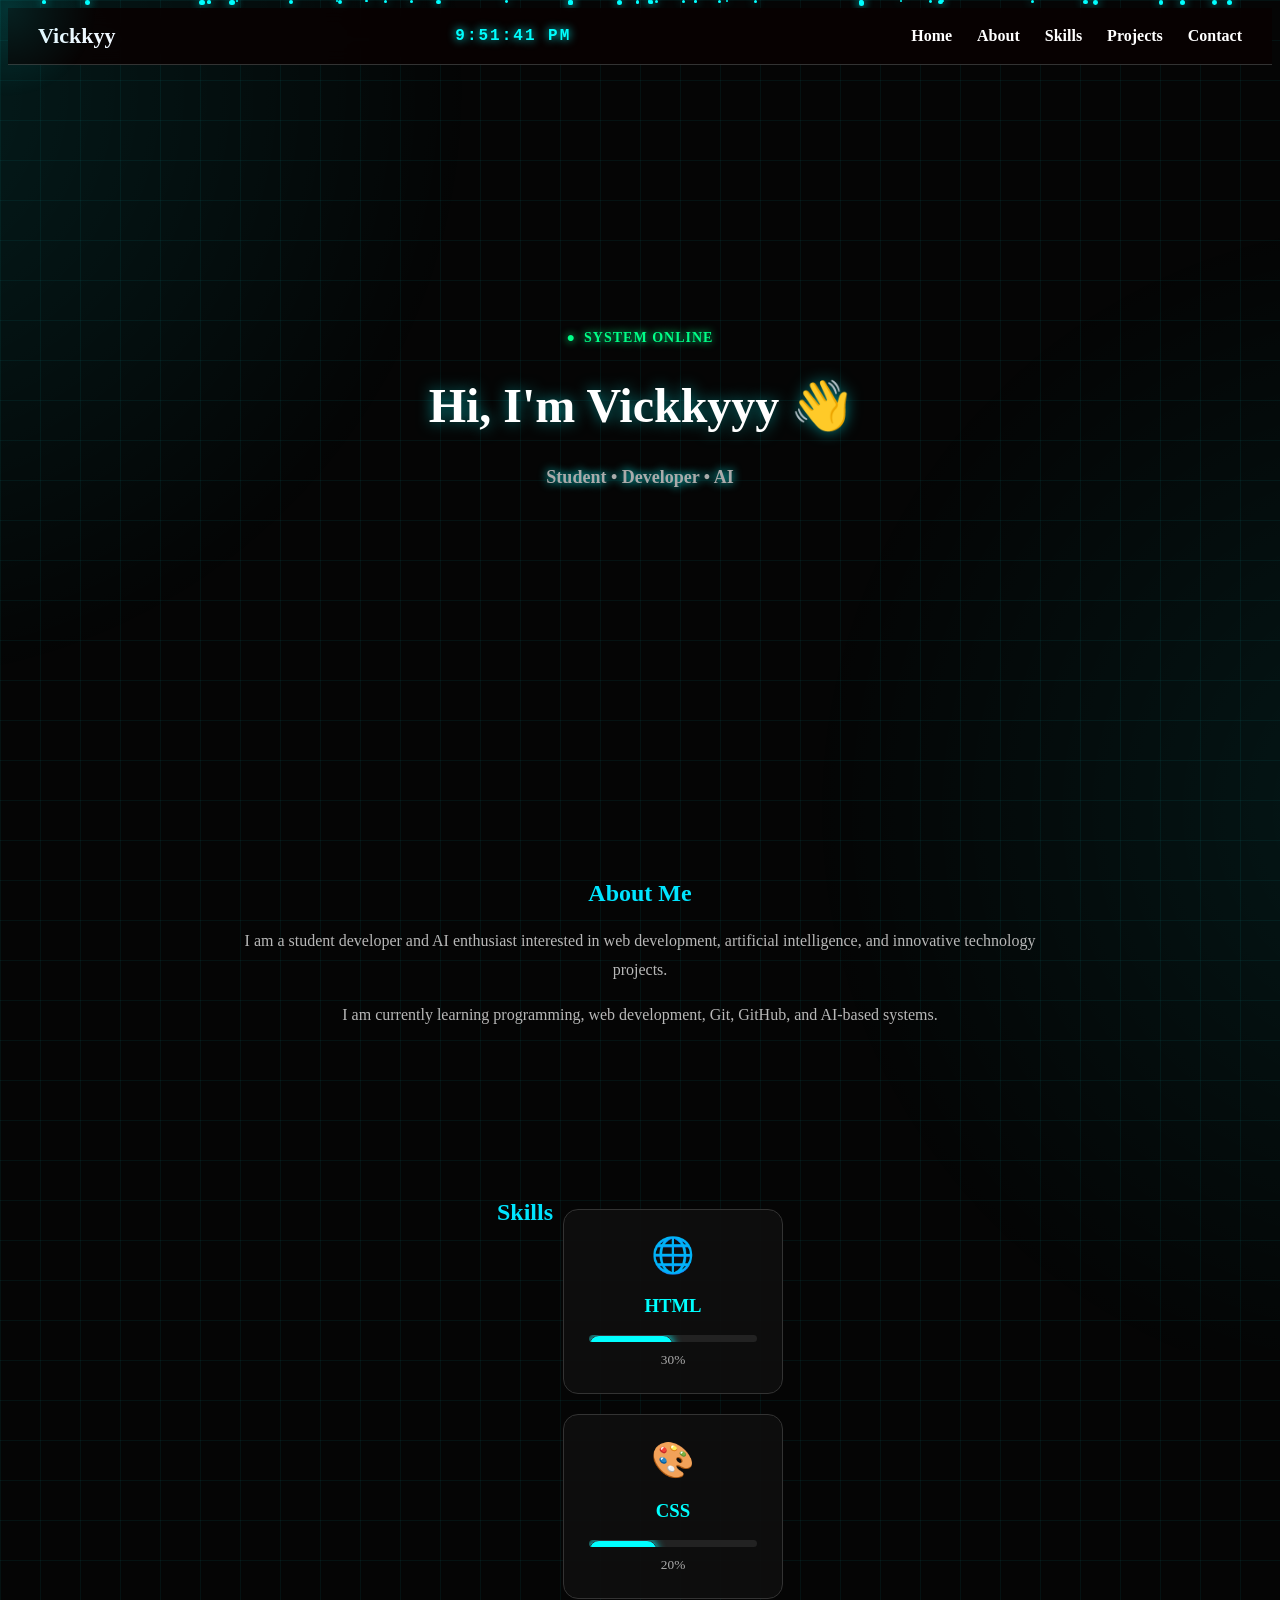
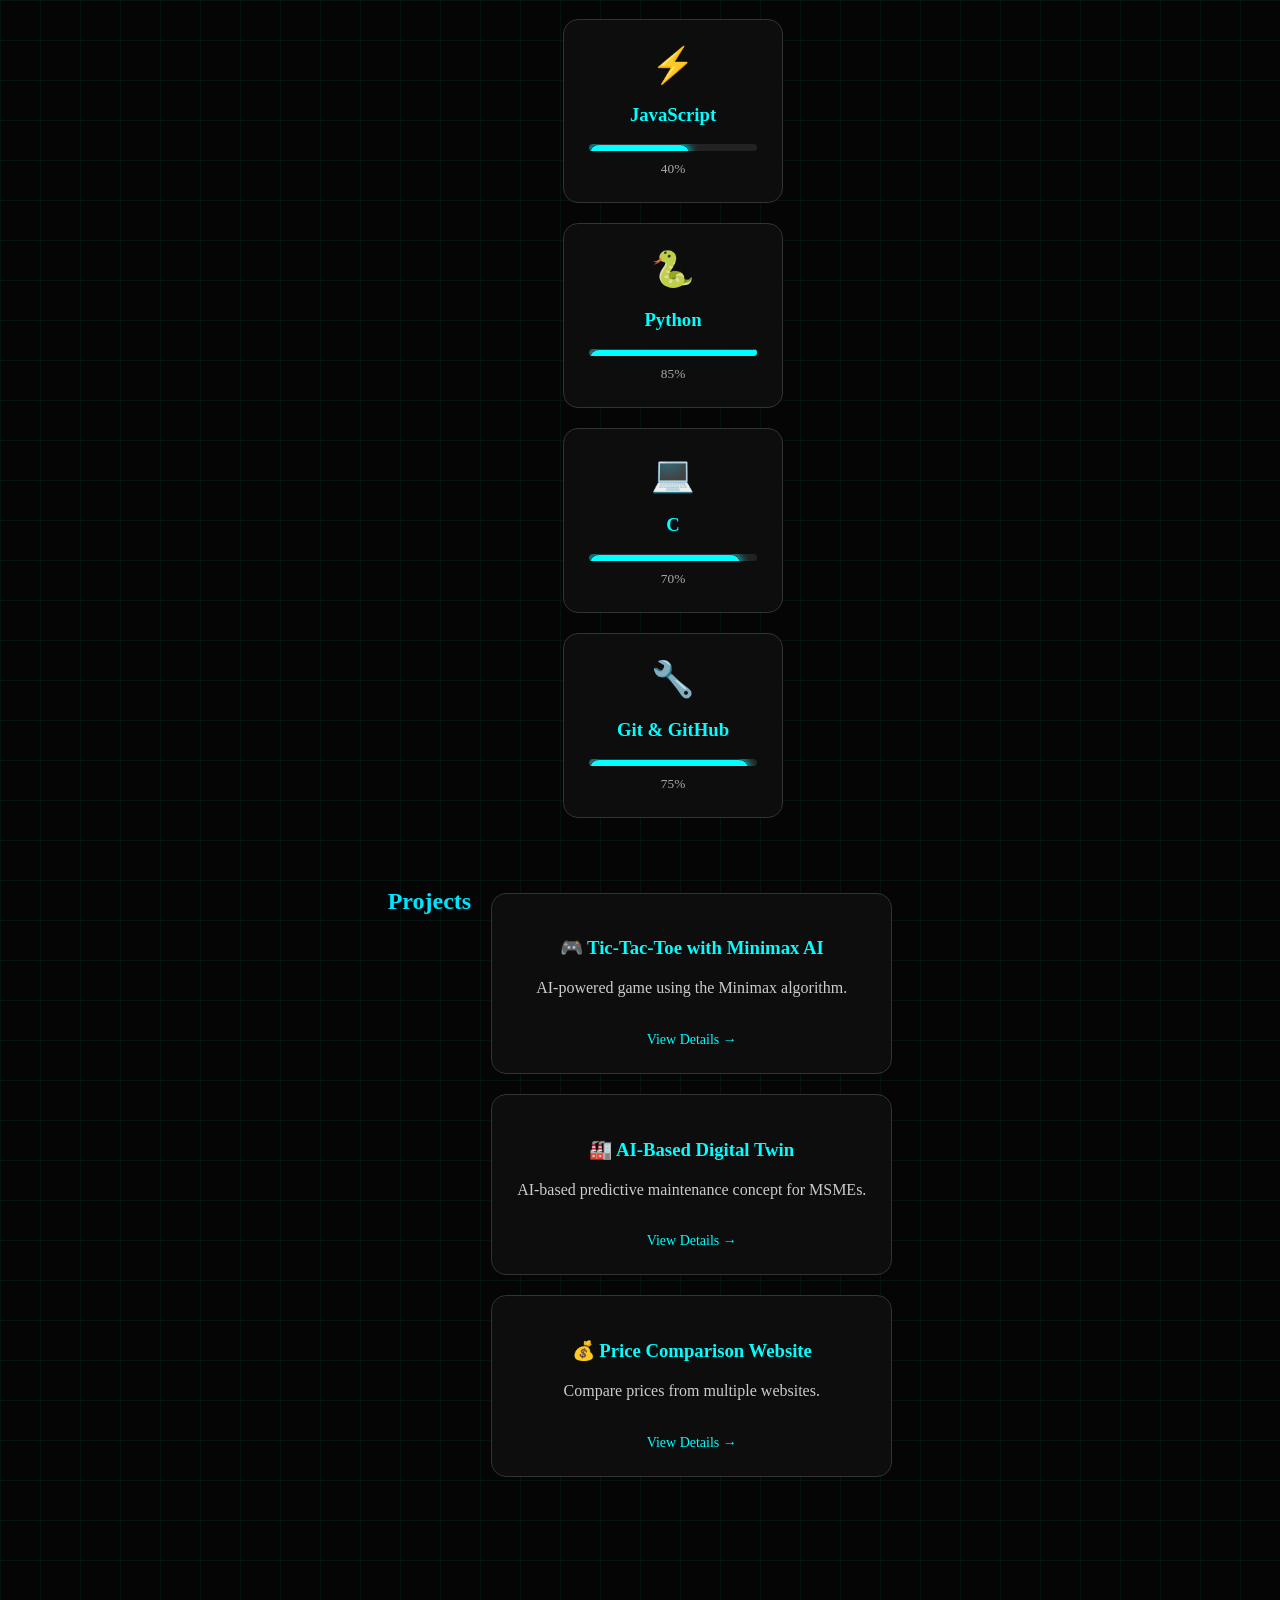
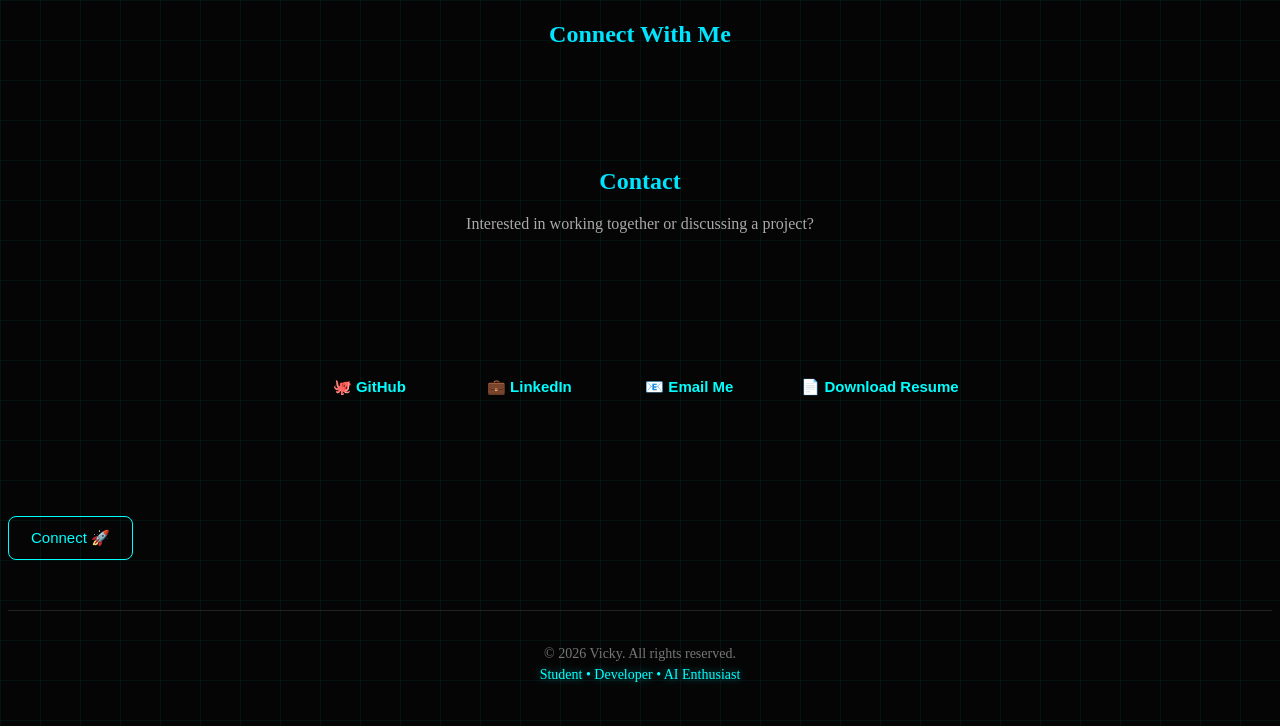
<file: index.html>
<!DOCTYPE html>
<html lang="en">
<head>
    
    <meta charset="UTF-8">
    <meta name="viewport" content="width=device-width, initial-scale=1.0">
    <title>Vickkyy | Developer</title>
    <link rel="icon" type="image/svg+xml" href="favicon.svg">
    <link rel="stylesheet" href="style.css">
    <meta name="description" content="Vickkyyy - Student Developer, AI Enthusiast and aspiring software developer. Explore my projects, skills and portfolio.">

<meta name="keywords" content="Vickkyyy, Student Developer, AI, Python, C, JavaScript, Web Development, Digital Twin">

<meta name="author" content="Vickkyyy">

<meta name="robots" content="index, follow">

<meta property="og:title" content="Vickkyyy | Student Developer">

<meta property="og:description" content="Student Developer • AI Enthusiast • Building projects with technology">

<meta property="og:type" content="website">

<meta property="og:url" content="https://vigneshvediappan.github.io/My_First_Project/">

<meta name="theme-color" content="#050505">
</head>
<div class="mouse-glow"></div>
<button id="backToTop">↑</button>
<div class="project-modal" id="projectModal">

    <div class="modal-content">

        <button class="close-modal" onclick="closeProject()">×</button>

        <h2 id="modalTitle"></h2>

        <p id="modalDescription"></p>

        <div id="modalTech"></div>

    </div>

</div>
<body>
    <div id="loader">
    <div class="loader-content">
        <div class="loader-ring"></div>
        <div class="loader-text">SYSTEM INITIALIZING...</div>
        <div class="loader-subtext">VICKY.DEV</div>
    </div>
</div>
    <div id="particles"></div>
    <nav class="navbar">
  <div class="logo">Vickkyy</div>
  <div class="digital-clock" id="clock"></div>
  <div class="nav-links">
    <a href="#home">Home</a>
    <a href="#about">About</a>
    <a href="#skills">Skills</a>
    <a href="#projects">Projects</a>
    <a href="#contact">Contact</a>
  </div>
</nav>

  <div class="container" id="home">
    <div class="hero">

        <div class="system-status">
            <span class="status-dot">●</span> SYSTEM ONLINE
        </div>

        <h1>Hi, I'm Vickkyyy 👋</h1>

        <p class="typing-text" id="typing"></p>

    </div>
</div>
        <section class="about" id="about">
    <h2>About Me</h2>

    <p>
        I am a student developer and AI enthusiast interested in
        web development, artificial intelligence, and innovative
        technology projects.
    </p>
    <p>
        I am currently learning programming, web development,
        Git, GitHub, and AI-based systems.
    </p>
        <section class="about" id="about">
</section>
    <section class="skills" id="skills">
    <h2>Skills</h2>

    <div class="skills-grid">

        <div class="skill-card">
            <div class="skill-icon">🌐</div>
            <h3>HTML</h3>
            <div class="skill-bar">
                <span style="width: 30%;"></span>
            </div>
            <small>30%</small>
        </div>

        <div class="skill-card">
            <div class="skill-icon">🎨</div>
            <h3>CSS</h3>
            <div class="skill-bar">
                <span style="width: 20%;"></span>
            </div>
            <small>20%</small>
        </div>

        <div class="skill-card">
            <div class="skill-icon">⚡</div>
            <h3>JavaScript</h3>
            <div class="skill-bar">
                <span style="width: 40%;"></span>
            </div>
            <small>40%</small>
        </div>

        <div class="skill-card">
            <div class="skill-icon">🐍</div>
            <h3>Python</h3>
            <div class="skill-bar">
                <span style="width: 85%;"></span>
            </div>
            <small>85%</small>
        </div>

        <div class="skill-card">
            <div class="skill-icon">💻</div>
            <h3>C</h3>
            <div class="skill-bar">
                <span style="width: 70%;"></span>
            </div>
            <small>70%</small>
        </div>

        <div class="skill-card">
            <div class="skill-icon">🔧</div>
            <h3>Git & GitHub</h3>
            <div class="skill-bar">
                <span style="width: 75%;"></span>
            </div>
            <small>75%</small>
        </div>

    </div>
</section>
 <section class="projects" id="projects">
    <h2>Projects</h2>

    <div class="project-container">

        <div class="project-card" onclick="openProject('tictactoe')">
            <h3>🎮 Tic-Tac-Toe with Minimax AI</h3>
            <p>AI-powered game using the Minimax algorithm.</p>
            <span class="view-project">View Details →</span>
        </div>

        <div class="project-card" onclick="openProject('digitaltwin')">
            <h3>🏭 AI-Based Digital Twin</h3>
            <p>AI-based predictive maintenance concept for MSMEs.</p>
            <span class="view-project">View Details →</span>
        </div>

        <div class="project-card" onclick="openProject('price')">
            <h3>💰 Price Comparison Website</h3>
            <p>Compare prices from multiple websites.</p>
            <span class="view-project">View Details →</span>
        </div>

    </div>
</section>
</section>
<section class="contact" id="contact">
  <h2>Connect With Me</h2>
  <section class="contact" id="contact">
    <h2>Contact</h2>

    <p>Interested in working together or discussing a project?</p>

</section>

  <a href="https://github.com/vigneshvediappan" target="_blank">
    <button>🐙 GitHub</button>
  </a>
 <a href="https://www.linkedin.com/in/vignesh-v-53b98437a?utm_source=share&utm_campaign=share_via&utm_content=profile&utm_medium=android_app/" target="_blank">
    <button>💼 LinkedIn</button>
  </a>
  <a href="mailto:vigneshvediappan15318509@gmail.com">
    <button>📧 Email Me</button>
  </a>
  <a href="assets/resume.pdf" download>
    <button>📄 Download Resume</button>
  </a>
 
</section>


        <button onclick="sayHello()">Connect 🚀</button>

    </div>

    <script src="script.js"></script>
    <footer class="footer">
    <p>© 2026 Vicky. All rights reserved.</p>
    <p>Student • Developer • AI Enthusiast</p>
</footer>

</body>
</html>
</file>
<file: style.css>
section {
    margin-top: 50px;
}

h2 {
    margin-bottom: 20px;
    color: #00e5ff;
}

.skills {
    display: flex;
    flex-wrap: wrap;
    justify-content: center;
    gap: 10px;
}

.skills span {
    padding: 10px 16px;
    border: 1px solid #30363d;
    border-radius: 20px;
    color: #c9d1d9;
}

.projects {
    display: flex;
    flex-wrap: wrap;
    justify-content: center;
    gap: 20px;
}

.card {
    width: 220px;
    padding: 20px;
    background: #0d1117;
    border: 1px solid #30363d;
    border-radius: 12px;
    transition: 0.3s;
}

.card:hover {
    transform: translateY(-5px);
    border-color: #00e5ff;
}

.card h3 {
    margin-bottom: 10px;
}
.top-bar {
    display: flex;
    justify-content: space-between;
    margin-bottom: 40px;
    padding: 12px 18px;
    border: 1px solid #30363d;
    border-radius: 10px;
    color: #8b949e;
    font-family: monospace;
    font-size: 14px;
}

.top-bar span:first-child {
    color: #00e5ff;
}
.about {
  max-width: 800px;
  margin: 50px auto;
  padding: 25px;
  text-align: center;
}

.about p {
  color: #b8b8b8;
  line-height: 1.8;
  font-size: 16px;
}
.card button {
  margin-top: 10px;
  padding: 10px 18px;
  border: none;
  border-radius: 8px;
  cursor: pointer;
  font-weight: bold;
}

.card button:hover {
  transform: scale(1.05);
}
.contact {
  text-align: center;
  margin: 60px auto;
}

.contact button {
  margin: 10px;
  padding: 12px 22px;
  border: none;
  border-radius: 8px;
  cursor: pointer;
  font-weight: bold;
}

.contact button:hover {
  transform: scale(1.08);
}
@media (max-width: 600px) {
  .container {
    padding: 20px;
  }

  h1 {
    font-size: 32px;
  }

  h2 {
    font-size: 24px;
  }

  .skills {
    flex-direction: column;
    align-items: center;
  }

  .projects {
    padding: 10px;
  }

  .card {
    width: 90%;
    margin: 15px auto;
  }
  .contact {
    text-align: center;
    padding: 40px 20px;
}

.contact p {
    color: #aaa;
    margin: 15px 0 25px;
}

.contact button {
    min-width: 140px;
    margin: 8px;
}

.contact a {
    text-decoration: none;
}
  .top-bar {
    font-size: 12px;
    padding: 10px;
  }

  .contact button {
    display: block;
    margin: 12px auto;
    width: 180px;
  }
  .navbar {
  flex-direction: column;
  gap: 12px;
}

.nav-links {
  gap: 10px;
  flex-wrap: wrap;
  justify-content: center;
}

.nav-links a {
  font-size: 13px;
}
}
html {
  scroll-behavior: smooth;
}

.card {
  transition: transform 0.3s ease, box-shadow 0.3s ease;
}

.card:hover {
  transform: translateY(-8px);
  box-shadow: 0 10px 30px rgba(0, 255, 255, 0.15);
}

button {
  transition: transform 0.2s ease, box-shadow 0.2s ease;
}

button:hover {
  transform: scale(1.05);
  box-shadow: 0 0 15px rgba(0, 255, 255, 0.3);
}

@keyframes fadeIn {
  from {
    opacity: 0;
    transform: translateY(20px);
  }

  to {
    opacity: 1;
    transform: translateY(0);
  }
}

.container,
.about,
.projects,
.contact {
  animation: fadeIn 0.8s ease;
}
.navbar {
  position: sticky;
  top: 0;
  z-index: 1000;
  display: flex;
  justify-content: space-between;
  align-items: center;
  padding: 15px 30px;
  background: rgba(0, 0, 0, 0.9);
  backdrop-filter: blur(10px);
}

.logo {
  font-size: 22px;
  font-weight: bold;
  color:aliceblue;
  text-shadow: #8b949e;
}

.nav-links {
  display: flex;
  gap: 20px;
}

.nav-links a {
  color: white;
  text-decoration: none;
  font-weight: bold;
}

.nav-links a:hover {
  text-decoration: underline;
}
.project-container {
    display: grid;
    grid-template-columns: repeat(auto-fit, minmax(250px, 1fr));
    gap: 20px;
    margin-top: 25px;
}

.project-card {
    padding: 25px;
    border: 1px solid #333;
    border-radius: 15px;
    background: #111;
    transition: transform 0.3s ease, box-shadow 0.3s ease;
}

.project-card:hover {
    transform: translateY(-8px);
    box-shadow: 0 10px 30px rgba(0, 255, 255, 0.15);
}

.project-card h3 {
    margin-bottom: 12px;
}

.project-card p {
    line-height: 1.6;
}
.skills-list {
    display: flex;
    flex-wrap: wrap;
    gap: 12px;
    margin-top: 20px;
}

.skills-list span {
    padding: 10px 18px;
    border: 1px solid #333;
    border-radius: 20px;
    background: #111;
    transition: 0.3s ease;
}

.skills-list span:hover {
    transform: translateY(-4px);
    box-shadow: 0 8px 20px rgba(0, 255, 255, 0.15);
}
.navbar {
    position: sticky;
    top: 0;
    z-index: 1000;

    display: flex;
    justify-content: space-between;
    align-items: center;

    padding: 15px 30px;

    background: rgba(8, 2, 2, 0.9);
    backdrop-filter: blur(10px);

    border-bottom: 1px solid #333;
}

.logo {
    font-size: 22px;
    font-weight: bold;
}

.nav-links {
    display: flex;
    gap: 25px;
}

.nav-links a {
    text-decoration: none;
    transition: 0.3s ease;
}

.nav-links a:hover {
    transform: translateY(-2px);
}
@media (max-width: 600px) {
    .navbar {
        flex-direction: column;
        gap: 15px;
        padding: 15px;
    }
    .skills-grid {
    grid-template-columns: 1fr;
   }

    .nav-links {
        flex-wrap: wrap;
        justify-content: center;
        gap: 15px;
    }

    .nav-links a {
        font-size: 14px;
    }

    .container {
        padding: 20px;
    }

    .project-container {
        grid-template-columns: 1fr;
    }
}
body {
    background-color: #050505;
    color: white;
    background-image:
        linear-gradient(rgba(0, 255, 255, 0.05) 1px, transparent 1px),
        linear-gradient(90deg, rgba(0, 255, 255, 0.05) 1px, transparent 1px);
    background-size: 40px 40px;
}
/* Glowing Buttons */
button {
    background: transparent;
    color: #00ffff;
    border: 1px solid #00ffff;
    padding: 12px 22px;
    border-radius: 8px;
    cursor: pointer;
    font-size: 15px;
    transition: all 0.3s ease;
}

/* Button Hover */
button:hover {
    background: #00ffff;
    color: #000;
    box-shadow:
        0 0 10px #00ffff,
        0 0 25px #00ffff;
    transform: translateY(-3px);
}

/* Navigation Hover */
.nav-links a:hover {
    color: #00ffff;
    text-shadow: 0 0 10px #00ffff;
}

/* Skills Hover */
.skills-list span:hover {
    color: #00ffff;
    border-color: #00ffff;
    box-shadow: 0 0 15px rgba(0, 255, 255, 0.4);
}

/* Project Card Hover */
.project-card:hover {
    border-color: #00ffff;
    box-shadow: 0 0 20px rgba(0, 255, 255, 0.25);
}
/* SYSTEM ONLINE Status */
.system-status {
    display: inline-flex;
    align-items: center;
    gap: 8px;
    color: #00ff88;
    font-size: 14px;
    font-weight: bold;
    letter-spacing: 1px;
    text-shadow: 0 0 8px #00ff88;
}

.status-dot {
    animation: onlinePulse 1.5s infinite;
}

@keyframes onlinePulse {
    0%, 100% {
        opacity: 1;
        text-shadow: 0 0 5px #00ff88;
    }

    50% {
        opacity: 0.4;
        text-shadow: 0 0 20px #00ff88;
    }
}
.digital-clock {
    color: #00ffff;
    font-family: monospace;
    font-size: 16px;
    font-weight: bold;
    letter-spacing: 2px;
    text-shadow: 0 0 10px #00ffff;
}
.typing-text {
    color: #00ffff;
    font-size: 18px;
    font-weight: bold;
    text-shadow: 0 0 10px #00ffff;
    min-height: 28px;
}
/* Futuristic Animated Background */

body {
    position: relative;
    overflow-x: hidden;
}

body::before {
    content: "";
    position: fixed;
    top: -50%;
    left: -50%;
    width: 200%;
    height: 200%;
    z-index: -1;
    pointer-events: none;

    background:
        radial-gradient(
            circle at 20% 30%,
            rgba(0, 255, 255, 0.10),
            transparent 25%
        ),
        radial-gradient(
            circle at 80% 70%,
            rgba(0, 255, 255, 0.08),
            transparent 25%
        );

    animation: backgroundMove 12s ease-in-out infinite alternate;
}

@keyframes backgroundMove {
    0% {
        transform: translate(0, 0) rotate(0deg);
    }

    50% {
        transform: translate(3%, -2%) rotate(2deg);
    }

    100% {
        transform: translate(-3%, 2%) rotate(-2deg);
    }
}
/* Mouse Following Glow */

.mouse-glow {
    position: fixed;
    width: 180px;
    height: 180px;
    border-radius: 50%;
    pointer-events: none;
    z-index: 9999;

    background: radial-gradient(
        circle,
        rgba(0, 255, 255, 0.12),
        transparent 70%
    );

    transform: translate(-50%, -50%);
    transition: left 0.08s ease-out, top 0.08s ease-out;
}
/* Animated Particles */

#particles {
    position: fixed;
    inset: 0;
    overflow: hidden;
    pointer-events: none;
    z-index: -1;
}

.particle {
    position: absolute;
    width: 4px;
    height: 4px;
    background: #00ffff;
    border-radius: 50%;
    box-shadow: 0 0 10px #00ffff;
    animation: floatParticle linear infinite;
}

@keyframes floatParticle {
    from {
        transform: translateY(100vh);
        opacity: 0;
    }

    20% {
        opacity: 1;
    }

    80% {
        opacity: 1;
    }

    to {
        transform: translateY(-10vh);
        opacity: 0;
    }
}
/* Futuristic Loading Screen */

#loader {
    position: fixed;
    inset: 0;
    z-index: 10000;

    display: flex;
    justify-content: center;
    align-items: center;

    background: #050505;

    transition: opacity 0.8s ease,
                visibility 0.8s ease;
}

#loader.hide {
    opacity: 0;
    visibility: hidden;
}

.loader-content {
    text-align: center;
}

.loader-ring {
    width: 70px;
    height: 70px;
    margin: 0 auto 25px;

    border: 3px solid rgba(0, 255, 255, 0.15);
    border-top: 3px solid #00ffff;
    border-radius: 50%;

    animation: loaderSpin 1s linear infinite;

    box-shadow: 0 0 20px rgba(0, 255, 255, 0.4);
}

.loader-text {
    color: #00ffff;
    font-family: monospace;
    font-size: 16px;
    font-weight: bold;
    letter-spacing: 3px;

    text-shadow: 0 0 10px #00ffff;

    animation: loaderPulse 1.2s infinite;
}

.loader-subtext {
    margin-top: 10px;
    color: #777;
    font-family: monospace;
    font-size: 12px;
    letter-spacing: 2px;
}

@keyframes loaderSpin {
    to {
        transform: rotate(360deg);
    }
}

@keyframes loaderPulse {
    50% {
        opacity: 0.4;
    }
}
/* Cursor Hover Effect */

.cursor-ring.hover {
    width: 45px;
    height: 45px;
    border-color: #00ffff;
    box-shadow:
        0 0 12px #00ffff,
        0 0 30px #00ffff;
}
/* Back to Top Button */

#backToTop {
    position: fixed;
    right: 25px;
    bottom: 25px;

    width: 45px;
    height: 45px;

    display: none;

    border: 1px solid #00ffff;
    border-radius: 50%;

    background: #050505;
    color: #00ffff;

    font-size: 22px;
    cursor: pointer;

    box-shadow: 0 0 10px rgba(0, 255, 255, 0.4);

    z-index: 9998;
}

#backToTop:hover {
    background: #00ffff;
    color: #000;

    box-shadow:
        0 0 10px #00ffff,
        0 0 25px #00ffff;

    transform: translateY(-3px);
}
@media (max-width: 600px) {

    .navbar {
        padding: 12px 15px;
    }

    .logo {
        font-size: 20px;
    }

    .digital-clock {
        font-size: 12px;
    }

    .nav-links {
        gap: 10px;
        flex-wrap: wrap;
        justify-content: center;
    }

    .nav-links a {
        font-size: 13px;
    }

    .container {
        width: 100%;
        padding: 20px 15px;
        box-sizing: border-box;
    }

    h1 {
        font-size: 32px;
    }

    h2 {
        font-size: 25px;
    }

    .typing-text {
        font-size: 15px;
    }

    .project-container {
        grid-template-columns: 1fr;
    }

    .project-card {
        padding: 20px;
    }

    .contact button {
        width: 100%;
        margin: 6px 0;
    }
}
.footer {
    text-align: center;
    padding: 30px 15px;
    margin-top: 50px;
    border-top: 1px solid #222;
    color: #777;
    font-size: 14px;
}

.footer p {
    margin: 5px 0;
}

.footer p:last-child {
    color: #00ffff;
    text-shadow: 0 0 8px rgba(0, 255, 255, 0.5);
}
section{
    scroll-margin-top: 100px;
}
html{
    scroll-behavior: smooth;
}
html {
    scroll-behavior: smooth;
    scroll-restoration: manual;
}
.skills-list {
    display: flex;
    flex-wrap: wrap;
    gap: 15px;
    margin-top: 20px;
   
}

.skills-list span {
    display: inline-block;
    padding: 10px 18px;
    border: 1px solid #333;
    border-radius: 20px;
    background: #111;
    white-space: nowrap;
    box-sizing: border-box;
    transition: 0.3s ease;
}

.skills-list span:hover {
    transform: translateY(-4px);
    box-shadow: 0 8px 20px rgba(0, 255, 255, 0.15);
}
.project-card {
    padding: 25px;
    border: 1px solid #333;
    border-radius: 15px;
    background: rgba(15, 15, 15, 0.9);
    transition: all 0.3s ease;
    min-height: 160px;
    box-sizing: border-box;
}

.project-card:hover {
    transform: translateY(-8px);
    border-color: #00ffff;
    box-shadow:
        0 0 10px rgba(0, 255, 255, 0.3),
        0 0 30px rgba(0, 255, 255, 0.1);
}

.project-card h3 {
    color: #00ffff;
    margin-bottom: 12px;
}

.project-card p {
    color: #ccc;
    line-height: 1.6;
}
.contact {
    text-align: center;
    padding: 40px 20px;
}

.contact p {
    color: #aaa;
    margin: 15px 0 25px;
}

.contact button {
    min-width: 140px;
    margin: 8px;
}

.contact a {
    text-decoration: none;
}
.hero {
    min-height: 80vh;
    display: flex;
    flex-direction: column;
    justify-content: center;
    align-items: center;
    text-align: center;
    padding: 60px 20px;
    box-sizing: border-box;
}

.hero h1 {
    font-size: 48px;
    margin-bottom: 15px;
    color: white;
    text-shadow: 0 0 15px rgba(0, 255, 255, 0.5);
}

.hero p {
    color: #aaa;
    font-size: 18px;
    margin-bottom: 25px;
}

@media (max-width: 600px) {
    .hero {
        min-height: 75vh;
        padding: 40px 15px;
    }

    .hero h1 {
        font-size: 32px;
    }

    .hero p {
        font-size: 15px;
    }
}
.view-project {
    display: inline-block;
    margin-top: 15px;
    color: #00ffff;
    font-size: 14px;
}

.project-modal {
    position: fixed;
    inset: 0;
    display: none;
    justify-content: center;
    align-items: center;
    background: rgba(0, 0, 0, 0.8);
    backdrop-filter: blur(8px);
    z-index: 10000;
    padding: 20px;
}

.project-modal.active {
    display: flex;
}

.modal-content {
    position: relative;
    width: 100%;
    max-width: 600px;
    padding: 35px;
    background: #0b0b0b;
    border: 1px solid #00ffff;
    border-radius: 18px;
    box-shadow:
        0 0 20px rgba(0, 255, 255, 0.3),
        0 0 60px rgba(0, 255, 255, 0.1);
}

.modal-content h2 {
    color: #00ffff;
    margin-bottom: 20px;
}

.modal-content p {
    color: #ccc;
    line-height: 1.7;
}

.close-modal {
    position: absolute;
    top: 12px;
    right: 15px;
    border: none;
    background: transparent;
    color: #00ffff;
    font-size: 30px;
    cursor: pointer;
}

#modalTech {
    margin-top: 20px;
    color: #00ff88;
    font-family: monospace;
}
.skills-grid {
    display: grid;
    grid-template-columns: repeat(auto-fit, minmax(220px, 1fr));
    gap: 20px;
    margin-top: 30px;
}

.skill-card {
    padding: 25px;
    background: rgba(15, 15, 15, 0.9);
    border: 1px solid #333;
    border-radius: 15px;
    text-align: center;
    transition: 0.3s ease;
}

.skill-card:hover {
    transform: translateY(-8px);
    border-color: #00ffff;
    box-shadow: 0 0 25px rgba(0, 255, 255, 0.2);
}

.skill-icon {
    font-size: 35px;
    margin-bottom: 10px;
}

.skill-card h3 {
    color: #00ffff;
    margin-bottom: 18px;
}

.skill-bar {
    
    height: 7px;
    background: #222;
    border-radius: 10px;
    overflow: hidden;
}

.skill-bar span {
    display: block !important;
    height: 100% !important;
    width: 0;
    background: #00ffff;
    border-radius: 10px;
    box-shadow: 0 0 10px #00ffff;
    transition: width 1.5s ease;
}
.skill-card small {
    display: block;
    margin-top: 10px;
    color: #aaa;
}
.project-link {
    display: inline-block;
    margin-top: 15px;
    color: #00ffff;
    text-decoration: none;
    font-weight: bold;
    transition: 0.3s ease;
}

.project-link:hover {
    color: white;
    text-shadow: 0 0 10px #00ffff;
}
async function loadGitHubProjects() {
    const username = "vigneshvediappan";

    try {
        const response = await fetch(
            `https://api.github.com/users/${username}/repos?sort=updated&per_page=6`
        );

        const repos = await response.json();

        const container = document.querySelector(".project-container");

        repos.forEach(repo => {
            const card = document.createElement("div");
            card.className = "project-card";

            card.innerHTML = `
                <h3>💻 ${repo.name}</h3>
                <p>
                    ${repo.description || "GitHub project by Vickkyyy."}
                </p>

                <a
                    href="${repo.html_url}"
                    target="_blank"
                    class="project-link"
                >
                    View on GitHub →
                </a>
            `;

            container.appendChild(card);
        });

    } catch (error) {
        console.log("Unable to load GitHub projects:", error);
    }
}

loadGitHubProjects();
.error-page {
    min-height: 100vh;
    display: flex;
    flex-direction: column;
    justify-content: center;
    align-items: center;
    text-align: center;
    padding: 20px;
    box-sizing: border-box;
}

.error-code {
    font-size: 120px;
    font-weight: bold;
    color: #00ffff;
    text-shadow:
        0 0 10px #00ffff,
        0 0 30px #00ffff,
        0 0 60px rgba(0, 255, 255, 0.5);
}

.error-page h1 {
    margin: 10px 0;
}

.error-page p {
    color: #aaa;
    margin-bottom: 25px;
}

@media (max-width: 600px) {
    .error-code {
        font-size: 80px;
    }
}
@media (hover: none) and (pointer: coarse) {
    .mouse-glow,
    .cursor-ring {
        display: none;
    }
}
@media (prefers-reduced-motion: reduce) {
    *,
    *::before,
    *::after {
        animation-duration: 0.01ms !important;
        animation-iteration-count: 1 !important;
        transition-duration: 0.01ms !important;
        scroll-behavior: auto !important;
    }
}
</file>
